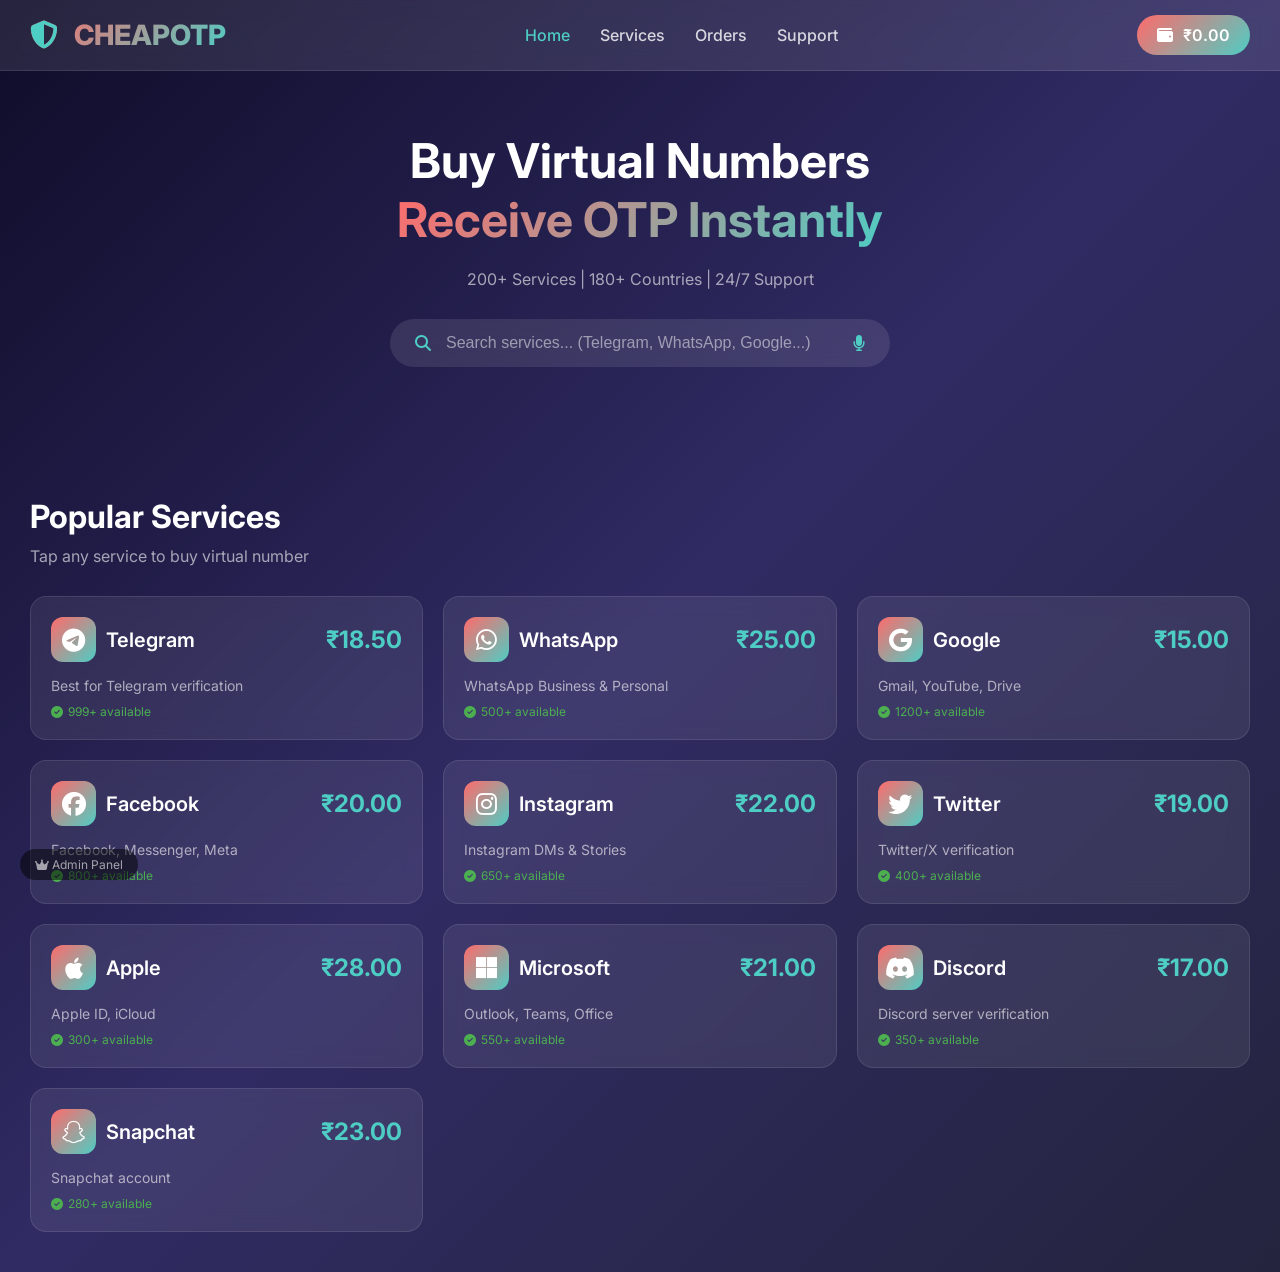
<file: index.html>
<!DOCTYPE html>
<html lang="en">
<head>
    <meta charset="UTF-8">
    <meta name="viewport" content="width=device-width, initial-scale=1.0">
    <title>OTP BOT - Buy Virtual Numbers for OTP Verification</title>
    <link href="https://fonts.googleapis.com/css2?family=Inter:wght@300;400;500;600;700;800&display=swap" rel="stylesheet">
    <link rel="stylesheet" href="https://cdnjs.cloudflare.com/ajax/libs/font-awesome/6.4.0/css/all.min.css">
    <style>
        * {
            margin: 0;
            padding: 0;
            box-sizing: border-box;
        }

        body {
            font-family: 'Inter', sans-serif;
            background: linear-gradient(135deg, #0f0c29 0%, #302b63 50%, #24243e 100%);
            min-height: 100vh;
            color: #fff;
        }

        /* Glassmorphism Navbar */
        .navbar {
            background: rgba(255, 255, 255, 0.1);
            backdrop-filter: blur(10px);
            border-bottom: 1px solid rgba(255, 255, 255, 0.1);
            padding: 15px 0;
            position: sticky;
            top: 0;
            z-index: 1000;
        }

        .container {
            max-width: 1400px;
            margin: 0 auto;
            padding: 0 30px;
        }

        .nav-content {
            display: flex;
            justify-content: space-between;
            align-items: center;
        }

        .logo {
            font-size: 28px;
            font-weight: 800;
            background: linear-gradient(135deg, #FF6B6B, #4ECDC4);
            -webkit-background-clip: text;
            -webkit-text-fill-color: transparent;
        }

        .logo i {
            background: none;
            -webkit-text-fill-color: #4ECDC4;
            margin-right: 10px;
        }

        .nav-menu {
            display: flex;
            gap: 30px;
        }

        .nav-link {
            color: rgba(255, 255, 255, 0.8);
            text-decoration: none;
            font-weight: 500;
            transition: all 0.3s;
        }

        .nav-link:hover, .nav-link.active {
            color: #4ECDC4;
        }

        .balance-card {
            background: linear-gradient(135deg, #FF6B6B, #4ECDC4);
            padding: 10px 20px;
            border-radius: 30px;
            font-weight: 600;
            display: flex;
            align-items: center;
            gap: 10px;
        }

        /* Hero Section */
        .hero {
            text-align: center;
            padding: 60px 0;
        }

        .hero h1 {
            font-size: 48px;
            margin-bottom: 20px;
        }

        .gradient-text {
            background: linear-gradient(135deg, #FF6B6B, #4ECDC4);
            -webkit-background-clip: text;
            -webkit-text-fill-color: transparent;
        }

        .search-container {
            max-width: 500px;
            margin: 30px auto;
        }

        .search-box {
            background: rgba(255, 255, 255, 0.1);
            border-radius: 50px;
            padding: 15px 25px;
            display: flex;
            align-items: center;
            gap: 15px;
            backdrop-filter: blur(10px);
        }

        .search-box i {
            color: #4ECDC4;
        }

        .search-box input {
            flex: 1;
            background: none;
            border: none;
            outline: none;
            color: white;
            font-size: 16px;
        }

        .search-box input::placeholder {
            color: rgba(255, 255, 255, 0.5);
        }

        /* Services Grid */
        .services-section {
            padding: 40px 0;
        }

        .section-title {
            font-size: 32px;
            margin-bottom: 10px;
        }

        .section-subtitle {
            color: rgba(255, 255, 255, 0.6);
            margin-bottom: 30px;
        }

        .services-grid {
            display: grid;
            grid-template-columns: repeat(auto-fill, minmax(350px, 1fr));
            gap: 20px;
        }

        .service-card {
            background: rgba(255, 255, 255, 0.08);
            backdrop-filter: blur(10px);
            border-radius: 16px;
            padding: 20px;
            cursor: pointer;
            transition: all 0.3s;
            border: 1px solid rgba(255, 255, 255, 0.1);
        }

        .service-card:hover {
            transform: translateY(-5px);
            background: rgba(255, 255, 255, 0.15);
            border-color: #4ECDC4;
        }

        .service-header {
            display: flex;
            justify-content: space-between;
            align-items: center;
            margin-bottom: 15px;
        }

        .service-name {
            font-size: 20px;
            font-weight: 600;
            display: flex;
            align-items: center;
            gap: 10px;
        }

        .service-icon {
            width: 45px;
            height: 45px;
            background: linear-gradient(135deg, #FF6B6B, #4ECDC4);
            border-radius: 12px;
            display: flex;
            align-items: center;
            justify-content: center;
            font-size: 24px;
        }

        .service-price {
            font-size: 24px;
            font-weight: 700;
            color: #4ECDC4;
        }

        .service-desc {
            color: rgba(255, 255, 255, 0.6);
            font-size: 14px;
            margin-bottom: 10px;
        }

        .availability {
            display: flex;
            align-items: center;
            gap: 5px;
            font-size: 12px;
            color: #4CAF50;
        }

        /* Modal */
        .modal {
            display: none;
            position: fixed;
            top: 0;
            left: 0;
            width: 100%;
            height: 100%;
            background: rgba(0, 0, 0, 0.8);
            z-index: 2000;
            justify-content: center;
            align-items: center;
        }

        .modal-content {
            background: linear-gradient(135deg, #1a1a2e, #16213e);
            border-radius: 20px;
            max-width: 500px;
            width: 90%;
            max-height: 80vh;
            overflow-y: auto;
            border: 1px solid rgba(78, 205, 196, 0.3);
        }

        .modal-header {
            padding: 20px;
            border-bottom: 1px solid rgba(255, 255, 255, 0.1);
            display: flex;
            justify-content: space-between;
            align-items: center;
        }

        .modal-header h3 {
            font-size: 24px;
            color: #4ECDC4;
        }

        .modal-close {
            background: none;
            border: none;
            color: white;
            font-size: 28px;
            cursor: pointer;
        }

        .modal-body {
            padding: 20px;
        }

        .countries-list {
            display: grid;
            gap: 12px;
        }

        .country-item {
            background: rgba(255, 255, 255, 0.05);
            border-radius: 12px;
            padding: 15px;
            display: flex;
            justify-content: space-between;
            align-items: center;
            cursor: pointer;
            transition: all 0.3s;
        }

        .country-item:hover {
            background: rgba(78, 205, 196, 0.2);
            transform: translateX(5px);
        }

        .country-info {
            display: flex;
            align-items: center;
            gap: 12px;
        }

        .country-flag {
            font-size: 28px;
        }

        .country-name {
            font-weight: 500;
        }

        .country-price {
            font-size: 18px;
            font-weight: 600;
            color: #4ECDC4;
        }

        /* Order Modal */
        .order-number {
            background: rgba(78, 205, 196, 0.1);
            border-radius: 12px;
            padding: 20px;
            text-align: center;
            margin-bottom: 20px;
        }

        .order-number .number {
            font-size: 24px;
            font-weight: 700;
            letter-spacing: 2px;
            margin: 10px 0;
        }

        .otp-status {
            text-align: center;
            padding: 30px;
            background: rgba(255, 255, 255, 0.05);
            border-radius: 12px;
            margin-bottom: 20px;
        }

        .otp-spinner {
            width: 50px;
            height: 50px;
            border: 3px solid rgba(78, 205, 196, 0.3);
            border-top-color: #4ECDC4;
            border-radius: 50%;
            animation: spin 1s linear infinite;
            margin: 0 auto 15px;
        }

        @keyframes spin {
            to { transform: rotate(360deg); }
        }

        .otp-code-display {
            text-align: center;
            padding: 30px;
            background: linear-gradient(135deg, #4ECDC4, #FF6B6B);
            border-radius: 12px;
            margin-bottom: 20px;
        }

        .otp-code-display .code {
            font-size: 48px;
            font-weight: 800;
            letter-spacing: 10px;
            margin: 10px 0;
        }

        .btn {
            padding: 12px 24px;
            border: none;
            border-radius: 10px;
            font-weight: 600;
            cursor: pointer;
            transition: all 0.3s;
        }

        .btn-primary {
            background: linear-gradient(135deg, #4ECDC4, #FF6B6B);
            color: white;
        }

        .btn-danger {
            background: rgba(255, 107, 107, 0.2);
            color: #FF6B6B;
            border: 1px solid #FF6B6B;
        }

        .modal-buttons {
            display: flex;
            gap: 15px;
        }

        .modal-buttons .btn {
            flex: 1;
        }

        .toast {
            position: fixed;
            bottom: 30px;
            right: 30px;
            background: rgba(0, 0, 0, 0.9);
            color: white;
            padding: 12px 24px;
            border-radius: 10px;
            z-index: 3000;
            display: none;
            animation: slideIn 0.3s ease;
        }

        @keyframes slideIn {
            from {
                transform: translateX(100%);
                opacity: 0;
            }
            to {
                transform: translateX(0);
                opacity: 1;
            }
        }

        .toast.show {
            display: block;
        }

        .admin-panel-link {
            position: fixed;
            bottom: 20px;
            left: 20px;
            background: rgba(0, 0, 0, 0.5);
            padding: 8px 15px;
            border-radius: 20px;
            font-size: 12px;
            text-decoration: none;
            color: rgba(255, 255, 255, 0.6);
        }

        @media (max-width: 768px) {
            .services-grid {
                grid-template-columns: 1fr;
            }
            .hero h1 {
                font-size: 32px;
            }
        }
    </style>
</head>
<body>
    <nav class="navbar">
        <div class="container">
            <div class="nav-content">
                <div class="logo">
                    <i class="fas fa-shield-alt"></i> CHEAP<span style="color:#4ECDC4">OTP</span>
                </div>
                <div class="nav-menu">
                    <a href="#" class="nav-link active">Home</a>
                    <a href="#" class="nav-link">Services</a>
                    <a href="#" class="nav-link">Orders</a>
                    <a href="#" class="nav-link">Support</a>
                </div>
                <div class="balance-card">
                    <i class="fas fa-wallet"></i>
                    <span id="balance">₹0.00</span>
                </div>
            </div>
        </div>
    </nav>

    <div class="hero">
        <div class="container">
            <h1>Buy Virtual Numbers<br><span class="gradient-text">Receive OTP Instantly</span></h1>
            <p class="section-subtitle">200+ Services | 180+ Countries | 24/7 Support</p>
            
            <div class="search-container">
                <div class="search-box">
                    <i class="fas fa-search"></i>
                    <input type="text" id="searchInput" placeholder="Search services... (Telegram, WhatsApp, Google...)">
                    <i class="fas fa-microphone"></i>
                </div>
            </div>
        </div>
    </div>

    <section class="services-section">
        <div class="container">
            <h2 class="section-title">Popular Services</h2>
            <p class="section-subtitle">Tap any service to buy virtual number</p>
            <div class="services-grid" id="servicesGrid">
                <div style="text-align:center; padding:40px;">
                    <i class="fas fa-spinner fa-spin"></i> Loading services...
                </div>
            </div>
        </div>
    </section>

    <!-- Country Modal -->
    <div id="countryModal" class="modal">
        <div class="modal-content">
            <div class="modal-header">
                <h3 id="modalServiceName">Telegram</h3>
                <button class="modal-close" onclick="closeCountryModal()">&times;</button>
            </div>
            <div class="modal-body">
                <p style="margin-bottom: 15px; color: rgba(255,255,255,0.6);">Tap countries below to order</p>
                <div class="countries-list" id="countriesList"></div>
            </div>
        </div>
    </div>

    <!-- Order Modal -->
    <div id="orderModal" class="modal">
        <div class="modal-content">
            <div class="modal-header">
                <h3>Order Details</h3>
                <button class="modal-close" onclick="closeOrderModal()">&times;</button>
            </div>
            <div class="modal-body">
                <div id="orderContent"></div>
                <div class="modal-buttons">
                    <button class="btn btn-primary" onclick="checkOTP()">
                        <i class="fas fa-sync-alt"></i> Check OTP
                    </button>
                    <button class="btn btn-danger" onclick="cancelOrder()">
                        <i class="fas fa-times"></i> Cancel & Refund
                    </button>
                </div>
            </div>
        </div>
    </div>

    <div id="toast" class="toast"></div>
    <a href="admin.html" class="admin-panel-link"><i class="fas fa-crown"></i> Admin Panel</a>

    <script>
        const API_URL = 'api.php';
        let currentService = null;
        let currentOrder = null;
        let otpInterval = null;

        document.addEventListener('DOMContentLoaded', () => {
            loadServices();
            loadBalance();
        });

        async function loadServices() {
            try {
                const response = await fetch(`${API_URL}?action=getServices`);
                const data = await response.json();
                if (data.success) {
                    displayServices(data.services);
                } else {
                    loadMockServices();
                }
            } catch (error) {
                loadMockServices();
            }
        }

        function loadMockServices() {
            const services = [
                { code: 'tg', name: 'Telegram', price: '18.50', available: 999, icon: 'fab fa-telegram', desc: 'Best for Telegram verification' },
                { code: 'wa', name: 'WhatsApp', price: '25.00', available: 500, icon: 'fab fa-whatsapp', desc: 'WhatsApp Business & Personal' },
                { code: 'gp', name: 'Google', price: '15.00', available: 1200, icon: 'fab fa-google', desc: 'Gmail, YouTube, Drive' },
                { code: 'fb', name: 'Facebook', price: '20.00', available: 800, icon: 'fab fa-facebook', desc: 'Facebook, Messenger, Meta' },
                { code: 'ig', name: 'Instagram', price: '22.00', available: 650, icon: 'fab fa-instagram', desc: 'Instagram DMs & Stories' },
                { code: 'tw', name: 'Twitter', price: '19.00', available: 400, icon: 'fab fa-twitter', desc: 'Twitter/X verification' },
                { code: 'ap', name: 'Apple', price: '28.00', available: 300, icon: 'fab fa-apple', desc: 'Apple ID, iCloud' },
                { code: 'ms', name: 'Microsoft', price: '21.00', available: 550, icon: 'fab fa-microsoft', desc: 'Outlook, Teams, Office' },
                { code: 'dc', name: 'Discord', price: '17.00', available: 350, icon: 'fab fa-discord', desc: 'Discord server verification' },
                { code: 'sc', name: 'Snapchat', price: '23.00', available: 280, icon: 'fab fa-snapchat', desc: 'Snapchat account' }
            ];
            displayServices(services);
        }

        function displayServices(services) {
            const grid = document.getElementById('servicesGrid');
            grid.innerHTML = '';
            
            services.forEach(service => {
                const card = document.createElement('div');
                card.className = 'service-card';
                card.onclick = () => showCountries(service);
                card.innerHTML = `
                    <div class="service-header">
                        <div class="service-name">
                            <div class="service-icon">
                                <i class="${service.icon || getServiceIcon(service.code)}"></i>
                            </div>
                            ${service.name}
                        </div>
                        <div class="service-price">₹${service.price}</div>
                    </div>
                    <div class="service-desc">${service.desc || 'Tap countries below to order'}</div>
                    <div class="availability">
                        <i class="fas fa-check-circle"></i> ${service.available}+ available
                    </div>
                `;
                grid.appendChild(card);
            });
        }

        function getServiceIcon(code) {
            const icons = {
                'tg': 'fab fa-telegram',
                'wa': 'fab fa-whatsapp',
                'gp': 'fab fa-google',
                'fb': 'fab fa-facebook',
                'ig': 'fab fa-instagram',
                'tw': 'fab fa-twitter'
            };
            return icons[code] || 'fas fa-mobile-alt';
        }

        function filterServices() {
            const searchTerm = document.getElementById('searchInput').value.toLowerCase();
            const cards = document.querySelectorAll('.service-card');
            cards.forEach(card => {
                const name = card.querySelector('.service-name').innerText.toLowerCase();
                if (name.includes(searchTerm)) {
                    card.style.display = 'block';
                } else {
                    card.style.display = 'none';
                }
            });
        }

        document.getElementById('searchInput').addEventListener('keyup', filterServices);

        function showCountries(service) {
            currentService = service;
            document.getElementById('modalServiceName').innerText = service.name;
            
            const countries = [
                { code: '91', name: 'India', flag: '🇮🇳', price: service.price },
                { code: '1', name: 'United States', flag: '🇺🇸', price: (parseFloat(service.price) + 5).toFixed(2) },
                { code: '44', name: 'United Kingdom', flag: '🇬🇧', price: (parseFloat(service.price) + 4).toFixed(2) },
                { code: '61', name: 'Australia', flag: '🇦🇺', price: (parseFloat(service.price) + 6).toFixed(2) },
                { code: '49', name: 'Germany', flag: '🇩🇪', price: (parseFloat(service.price) + 4).toFixed(2) },
                { code: '33', name: 'France', flag: '🇫🇷', price: (parseFloat(service.price) + 3).toFixed(2) },
                { code: '81', name: 'Japan', flag: '🇯🇵', price: (parseFloat(service.price) + 7).toFixed(2) }
            ];
            
            document.getElementById('countriesList').innerHTML = countries.map(country => `
                <div class="country-item" onclick="buyNumber('${service.code}', '${country.code}', '${country.name}', ${country.price})">
                    <div class="country-info">
                        <span class="country-flag">${country.flag}</span>
                        <span class="country-name">${country.name}</span>
                    </div>
                    <div class="country-price">₹${country.price}</div>
                </div>
            `).join('');
            
            document.getElementById('countryModal').style.display = 'flex';
        }

        async function buyNumber(serviceCode, countryCode, countryName, price) {
            closeCountryModal();
            showToast('Buying number...', 'info');
            
            try {
                const response = await fetch(`${API_URL}?action=buyNumber&service=${serviceCode}&country=${countryCode}`);
                const data = await response.json();
                
                if (data.success) {
                    currentOrder = {
                        id: data.activation_id,
                        number: data.number,
                        price: data.price,
                        service: serviceCode
                    };
                    showOrderModal();
                    startOTPPolling();
                    showToast('Number purchased successfully!', 'success');
                    loadBalance();
                    logToAdmin(currentOrder);
                } else {
                    showToast('Failed: ' + (data.error || 'Try again'), 'error');
                }
            } catch (error) {
                showToast('Network error!', 'error');
            }
        }

        function showOrderModal() {
            const orderContent = document.getElementById('orderContent');
            orderContent.innerHTML = `
                <div class="order-number">
                    <i class="fas fa-phone"></i>
                    <div class="number">${currentOrder.number}</div>
                    <small>Send OTP to this number</small>
                </div>
                <div class="otp-status" id="otpStatusDiv">
                    <div class="otp-spinner"></div>
                    <p>⏳ Waiting for OTP...</p>
                    <small>Send verification code to this number</small>
                </div>
                <div class="otp-code-display" id="otpCodeDiv" style="display:none;">
                    <i class="fas fa-check-circle"></i>
                    <div class="code" id="otpCode"></div>
                    <small>Use this code for verification</small>
                </div>
            `;
            document.getElementById('orderModal').style.display = 'flex';
        }

        function startOTPPolling() {
            if (otpInterval) clearInterval(otpInterval);
            otpInterval = setInterval(checkOTP, 5000);
        }

        async function checkOTP() {
            if (!currentOrder) return;
            
            try {
                const response = await fetch(`${API_URL}?action=checkOTP&id=${currentOrder.id}`);
                const data = await response.json();
                
                if (data.success && data.code) {
                    clearInterval(otpInterval);
                    document.getElementById('otpStatusDiv').style.display = 'none';
                    const otpCodeDiv = document.getElementById('otpCodeDiv');
                    otpCodeDiv.style.display = 'block';
                    document.getElementById('otpCode').innerText = data.code;
                    showToast(`OTP Received: ${data.code}`, 'success');
                    updateAdminOrder(currentOrder.id, data.code);
                }
            } catch (error) {
                console.error('Error checking OTP:', error);
            }
        }

        async function cancelOrder() {
            if (!currentOrder) return;
            if (confirm('Cancel order? Refund will be processed.')) {
                try {
                    await fetch(`${API_URL}?action=cancelOrder&id=${currentOrder.id}`);
                    clearInterval(otpInterval);
                    closeOrderModal();
                    showToast('Order cancelled. Refunded!', 'info');
                    loadBalance();
                } catch (error) {
                    showToast('Error cancelling order', 'error');
                }
            }
        }

        async function loadBalance() {
            try {
                const response = await fetch(`${API_URL}?action=getBalance`);
                const data = await response.json();
                if (data.success) {
                    document.getElementById('balance').innerText = `₹${data.balance}`;
                }
            } catch (error) {
                document.getElementById('balance').innerText = '₹0.00';
            }
        }

        function logToAdmin(order) {
            let orders = JSON.parse(localStorage.getItem('adminOrders') || '[]');
            orders.unshift({
                id: order.id,
                number: order.number,
                service: order.service,
                price: order.price,
                time: new Date().toLocaleString(),
                status: 'pending',
                otp: null
            });
            localStorage.setItem('adminOrders', JSON.stringify(orders.slice(0, 50)));
        }

        function updateAdminOrder(orderId, otpCode) {
            let orders = JSON.parse(localStorage.getItem('adminOrders') || '[]');
            orders = orders.map(o => {
                if (o.id === orderId) {
                    return { ...o, status: 'completed', otp: otpCode };
                }
                return o;
            });
            localStorage.setItem('adminOrders', JSON.stringify(orders));
        }

        function showToast(message, type) {
            const toast = document.getElementById('toast');
            toast.innerHTML = `<i class="fas ${type === 'success' ? 'fa-check-circle' : type === 'error' ? 'fa-exclamation-circle' : 'fa-info-circle'}"></i> ${message}`;
            toast.classList.add('show');
            setTimeout(() => toast.classList.remove('show'), 3000);
        }

        function closeCountryModal() {
            document.getElementById('countryModal').style.display = 'none';
        }

        function closeOrderModal() {
            document.getElementById('orderModal').style.display = 'none';
            if (otpInterval) clearInterval(otpInterval);
            currentOrder = null;
        }
    </script>
</body>
</html>
</file>
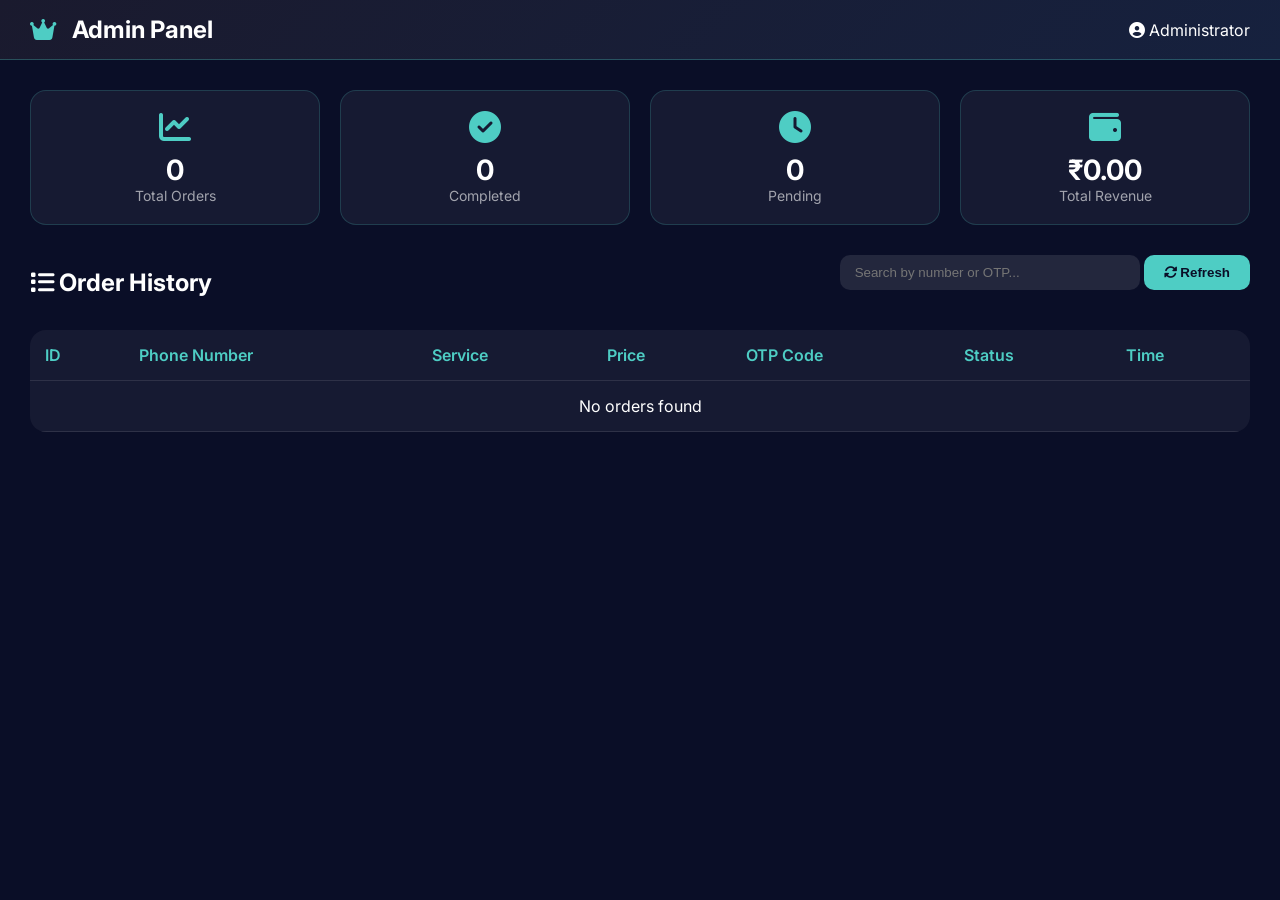
<file: admin.html>
<!DOCTYPE html>
<html lang="en">
<head>
    <meta charset="UTF-8">
    <meta name="viewport" content="width=device-width, initial-scale=1.0">
    <title>Admin Panel - OTP Bot Manager</title>
    <link href="https://fonts.googleapis.com/css2?family=Inter:wght@300;400;500;600;700;800&display=swap" rel="stylesheet">
    <link rel="stylesheet" href="https://cdnjs.cloudflare.com/ajax/libs/font-awesome/6.4.0/css/all.min.css">
    <style>
        * {
            margin: 0;
            padding: 0;
            box-sizing: border-box;
        }

        body {
            font-family: 'Inter', sans-serif;
            background: #0a0e27;
            color: #fff;
        }

        .admin-nav {
            background: linear-gradient(135deg, #1a1a2e, #16213e);
            padding: 15px 0;
            border-bottom: 1px solid rgba(78, 205, 196, 0.3);
        }

        .container {
            max-width: 1400px;
            margin: 0 auto;
            padding: 0 30px;
        }

        .admin-header {
            display: flex;
            justify-content: space-between;
            align-items: center;
        }

        .logo {
            font-size: 24px;
            font-weight: 700;
        }

        .logo i {
            color: #4ECDC4;
            margin-right: 10px;
        }

        .stats-grid {
            display: grid;
            grid-template-columns: repeat(auto-fit, minmax(200px, 1fr));
            gap: 20px;
            margin: 30px 0;
        }

        .stat-card {
            background: rgba(255, 255, 255, 0.05);
            border-radius: 16px;
            padding: 20px;
            text-align: center;
            border: 1px solid rgba(78, 205, 196, 0.2);
        }

        .stat-card i {
            font-size: 32px;
            color: #4ECDC4;
            margin-bottom: 10px;
        }

        .stat-value {
            font-size: 28px;
            font-weight: 700;
        }

        .stat-label {
            color: rgba(255, 255, 255, 0.6);
            font-size: 14px;
        }

        .orders-table {
            background: rgba(255, 255, 255, 0.05);
            border-radius: 16px;
            overflow-x: auto;
        }

        table {
            width: 100%;
            border-collapse: collapse;
        }

        th, td {
            padding: 15px;
            text-align: left;
            border-bottom: 1px solid rgba(255, 255, 255, 0.1);
        }

        th {
            color: #4ECDC4;
            font-weight: 600;
        }

        .status-badge {
            padding: 5px 12px;
            border-radius: 20px;
            font-size: 12px;
            font-weight: 600;
        }

        .status-pending {
            background: rgba(255, 165, 2, 0.2);
            color: #ffa502;
        }

        .status-completed {
            background: rgba(78, 205, 196, 0.2);
            color: #4ECDC4;
        }

        .status-cancelled {
            background: rgba(255, 107, 107, 0.2);
            color: #ff6b6b;
        }

        .otp-code {
            font-family: monospace;
            font-size: 18px;
            font-weight: 700;
            letter-spacing: 2px;
        }

        .refresh-btn {
            background: #4ECDC4;
            border: none;
            padding: 10px 20px;
            border-radius: 10px;
            color: #0a0e27;
            font-weight: 600;
            cursor: pointer;
            margin-bottom: 20px;
        }

        .search-admin {
            background: rgba(255, 255, 255, 0.1);
            border: none;
            padding: 10px 15px;
            border-radius: 10px;
            color: white;
            width: 300px;
            margin-bottom: 20px;
        }
    </style>
</head>
<body>
    <nav class="admin-nav">
        <div class="container">
            <div class="admin-header">
                <div class="logo">
                    <i class="fas fa-crown"></i> Admin Panel
                </div>
                <div>
                    <i class="fas fa-user-circle"></i> Administrator
                </div>
            </div>
        </div>
    </nav>

    <div class="container">
        <div class="stats-grid">
            <div class="stat-card">
                <i class="fas fa-chart-line"></i>
                <div class="stat-value" id="totalOrders">0</div>
                <div class="stat-label">Total Orders</div>
            </div>
            <div class="stat-card">
                <i class="fas fa-check-circle"></i>
                <div class="stat-value" id="completedOrders">0</div>
                <div class="stat-label">Completed</div>
            </div>
            <div class="stat-card">
                <i class="fas fa-clock"></i>
                <div class="stat-value" id="pendingOrders">0</div>
                <div class="stat-label">Pending</div>
            </div>
            <div class="stat-card">
                <i class="fas fa-wallet"></i>
                <div class="stat-value" id="totalRevenue">₹0</div>
                <div class="stat-label">Total Revenue</div>
            </div>
        </div>

        <div style="display: flex; justify-content: space-between; align-items: center; margin-bottom: 20px;">
            <h2><i class="fas fa-list"></i> Order History</h2>
            <div>
                <input type="text" id="searchOrders" class="search-admin" placeholder="Search by number or OTP...">
                <button class="refresh-btn" onclick="loadOrders()">
                    <i class="fas fa-sync-alt"></i> Refresh
                </button>
            </div>
        </div>

        <div class="orders-table">
            <table>
                <thead>
                    <tr>
                        <th>ID</th>
                        <th>Phone Number</th>
                        <th>Service</th>
                        <th>Price</th>
                        <th>OTP Code</th>
                        <th>Status</th>
                        <th>Time</th>
                    </tr>
                </thead>
                <tbody id="ordersTableBody">
                    <tr><td colspan="7" style="text-align:center;">Loading orders...</td></tr>
                </tbody>
            </table>
        </div>
    </div>

    <script>
        function loadOrders() {
            const orders = JSON.parse(localStorage.getItem('adminOrders') || '[]');
            const searchTerm = document.getElementById('searchOrders')?.value.toLowerCase() || '';
            
            let filtered = orders;
            if (searchTerm) {
                filtered = orders.filter(o => 
                    o.number?.includes(searchTerm) || 
                    o.otp?.toString().includes(searchTerm)
                );
            }
            
            const total = orders.length;
            const completed = orders.filter(o => o.status === 'completed').length;
            const pending = orders.filter(o => o.status === 'pending').length;
            const revenue = orders.filter(o => o.status === 'completed').reduce((sum, o) => sum + parseFloat(o.price), 0);
            
            document.getElementById('totalOrders').innerText = total;
            document.getElementById('completedOrders').innerText = completed;
            document.getElementById('pendingOrders').innerText = pending;
            document.getElementById('totalRevenue').innerText = `₹${revenue.toFixed(2)}`;
            
            const tbody = document.getElementById('ordersTableBody');
            if (filtered.length === 0) {
                tbody.innerHTML = '<tr><td colspan="7" style="text-align:center;">No orders found</td></tr>';
                return;
            }
            
            tbody.innerHTML = filtered.map(order => `
                <tr>
                    <td>${order.id?.substring(0, 8)}...</td>
                    <td><i class="fas fa-phone"></i> ${order.number || 'N/A'}</td>
                    <td><span style="color:#4ECDC4">${order.service?.toUpperCase() || 'N/A'}</span></td>
                    <td>₹${order.price || 0}</td>
                    <td class="otp-code">${order.otp || '—'}</td>
                    <td>
                        <span class="status-badge status-${order.status === 'completed' ? 'completed' : order.status === 'cancelled' ? 'cancelled' : 'pending'}">
                            ${order.status || 'pending'}
                        </span>
                    </td>
                    <td>${order.time || 'N/A'}</td>
                </tr>
            `).join('');
        }

        document.getElementById('searchOrders')?.addEventListener('keyup', loadOrders);
        
        loadOrders();
        setInterval(loadOrders, 10000);
    </script>
</body>
</html>
</file>
